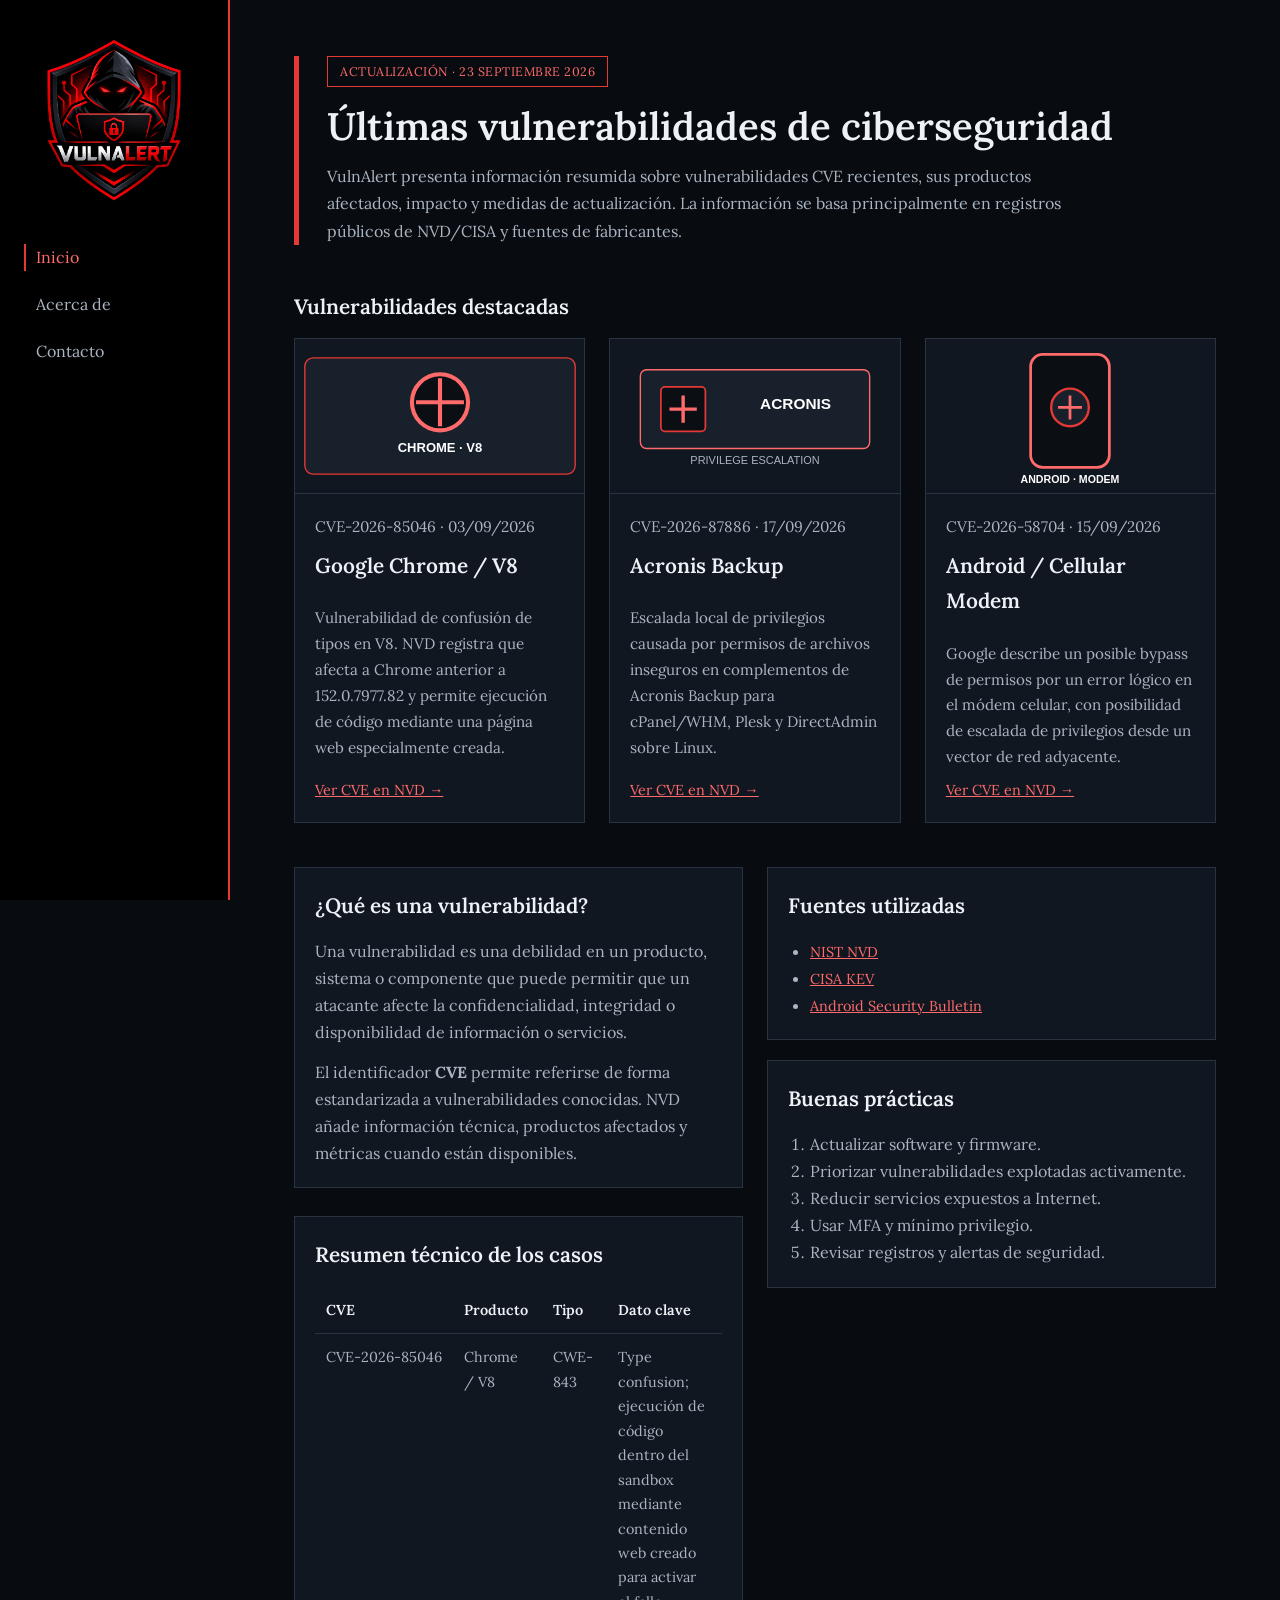
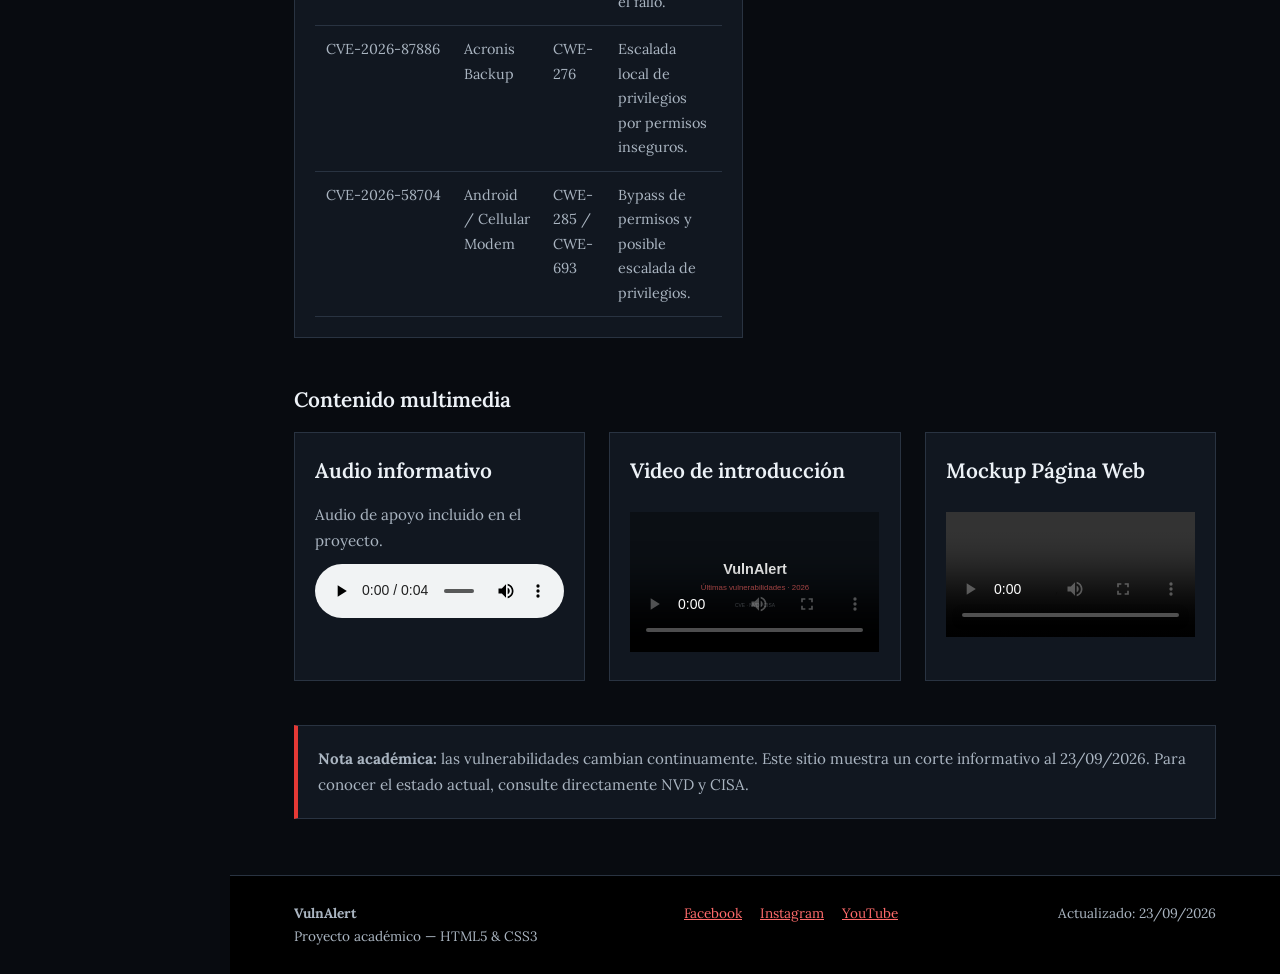
<file: index.html>
<!DOCTYPE html>
<html lang="es">
<head>
<meta charset="UTF-8">
<meta name="viewport" content="width=device-width, initial-scale=1.0">
<meta name="description" content="VulnAlert: portal académico sobre vulnerabilidades de ciberseguridad recientes.">
<title>Inicio | VulnAlert</title>
<link rel="preconnect" href="https://fonts.googleapis.com">
<link rel="preconnect" href="https://fonts.gstatic.com" crossorigin>
<link href="https://fonts.googleapis.com/css2?family=Lora:wght@400;500;600;700&display=swap" rel="stylesheet">
<link rel="stylesheet" href="css/estilos.css">
</head>
<body>

<aside class="panelLateral">
  <a class="logo" href="index.html"><img src="img/logo.png" alt="Logo de VulnAlert"></a>
  <nav>
    <a href="index.html" class="activo">Inicio</a>
    <a href="html/acerca.html">Acerca de</a>
    <a href="html/contacto.html">Contacto</a>
  </nav>
</aside>

<div>
<main>

<header>
  <p class="etiqueta">ACTUALIZACIÓN · 23 SEPTIEMBRE 2026</p>
  <h1>Últimas vulnerabilidades de ciberseguridad</h1>
  <p>VulnAlert presenta información resumida sobre vulnerabilidades CVE recientes, sus productos afectados, impacto y medidas de actualización. La información se basa principalmente en registros públicos de NVD/CISA y fuentes de fabricantes.</p>
</header>

<section>
  <h2>Vulnerabilidades destacadas</h2>
  <div class="grid">
    <article class="caja tarjeta">
      <img src="img/cve-chrome.svg" alt="Ilustración de vulnerabilidad en navegador">
      <div>
        <p>CVE-2026-85046 · 03/09/2026</p>
        <h2>Google Chrome / V8</h2>
        <p>Vulnerabilidad de confusión de tipos en V8. NVD registra que afecta a Chrome anterior a 152.0.7977.82 y permite ejecución de código mediante una página web especialmente creada.</p>
        <a href="https://nvd.nist.gov/vuln/detail/CVE-2026-85046" target="_blank" rel="noopener">Ver CVE en NVD →</a>
      </div>
    </article>

    <article class="caja tarjeta">
      <img src="img/cve-acronis.svg" alt="Ilustración de seguridad en servidores Linux">
      <div>
        <p>CVE-2026-87886 · 17/09/2026</p>
        <h2>Acronis Backup</h2>
        <p>Escalada local de privilegios causada por permisos de archivos inseguros en complementos de Acronis Backup para cPanel/WHM, Plesk y DirectAdmin sobre Linux.</p>
        <a href="https://nvd.nist.gov/vuln/detail/CVE-2026-87886" target="_blank" rel="noopener">Ver CVE en NVD →</a>
      </div>
    </article>

    <article class="caja tarjeta">
      <img src="img/cve-android.svg" alt="Ilustración de seguridad móvil">
      <div>
        <p>CVE-2026-58704 · 15/09/2026</p>
        <h2>Android / Cellular Modem</h2>
        <p>Google describe un posible bypass de permisos por un error lógico en el módem celular, con posibilidad de escalada de privilegios desde un vector de red adyacente.</p>
        <a href="https://nvd.nist.gov/vuln/detail/CVE-2026-58704" target="_blank" rel="noopener">Ver CVE en NVD →</a>
      </div>
    </article>
  </div>
</section>

<section>
  <div class="grid">
    <div>
      <article>
        <h2>¿Qué es una vulnerabilidad?</h2>
        <p>Una vulnerabilidad es una debilidad en un producto, sistema o componente que puede permitir que un atacante afecte la confidencialidad, integridad o disponibilidad de información o servicios.</p>
        <p>El identificador <strong>CVE</strong> permite referirse de forma estandarizada a vulnerabilidades conocidas. NVD añade información técnica, productos afectados y métricas cuando están disponibles.</p>
      </article>
      <article>
        <h2>Resumen técnico de los casos</h2>
        <table>
          <tr><th>CVE</th><th>Producto</th><th>Tipo</th><th>Dato clave</th></tr>
          <tr><td>CVE-2026-85046</td><td>Chrome / V8</td><td>CWE-843</td><td>Type confusion; ejecución de código dentro del sandbox mediante contenido web creado para activar el fallo.</td></tr>
          <tr><td>CVE-2026-87886</td><td>Acronis Backup</td><td>CWE-276</td><td>Escalada local de privilegios por permisos inseguros.</td></tr>
          <tr><td>CVE-2026-58704</td><td>Android / Cellular Modem</td><td>CWE-285 / CWE-693</td><td>Bypass de permisos y posible escalada de privilegios.</td></tr>
        </table>
      </article>
    </div>
    <aside>
      <div class="caja">
        <h2>Fuentes utilizadas</h2>
        <ul>
          <li><a href="https://nvd.nist.gov/vuln/search" target="_blank" rel="noopener">NIST NVD</a></li>
          <li><a href="https://www.cisa.gov/known-exploited-vulnerabilities-catalog" target="_blank" rel="noopener">CISA KEV</a></li>
          <li><a href="https://source.android.com/docs/security/bulletin/pixel/2026/2026-09-01" target="_blank" rel="noopener">Android Security Bulletin</a></li>
        </ul>
      </div>
      <div class="caja">
        <h2>Buenas prácticas</h2>
        <ol>
          <li>Actualizar software y firmware.</li>
          <li>Priorizar vulnerabilidades explotadas activamente.</li>
          <li>Reducir servicios expuestos a Internet.</li>
          <li>Usar MFA y mínimo privilegio.</li>
          <li>Revisar registros y alertas de seguridad.</li>
        </ol>
      </div>
    </aside>
  </div>
</section>

<section>
  <h2>Contenido multimedia</h2>
  <div class="grid">
    <div class="caja">
      <h2>Audio informativo</h2>
      <p>Audio de apoyo incluido en el proyecto.</p>
      <audio controls>
        <source src="audio/resumen-vulnalert.mp3" type="audio/mpeg">
        Tu navegador no soporta audio HTML5.
      </audio>
    </div>
    <div class="caja">
      <h2>Video de introducción</h2>
      <video controls poster="img/video-poster.svg">
        <source src="video/resumen-vulnerabilidades.mp4" type="video/mp4">
        Tu navegador no soporta video HTML5.
      </video>
    </div>
    <div class="caja">
      <h2>Mockup Página Web</h2>
      <video controls>
        <source src="video/mockup.mp4" type="video/mp4">
        Tu navegador no soporta video HTML5.
      </video>
    </div>
  </div>
</section>

<div class="caja nota">
  <p><strong>Nota académica:</strong> las vulnerabilidades cambian continuamente. Este sitio muestra un corte informativo al 23/09/2026. Para conocer el estado actual, consulte directamente NVD y CISA.</p>
</div>

</main>
<footer>
  <div>
    <strong>VulnAlert</strong><br>
    <p>Proyecto académico — HTML5 &amp; CSS3</p>
  </div>
  <div>
    <a href="https://www.facebook.com/" target="_blank" rel="noopener">Facebook</a>
    <a href="https://www.instagram.com/" target="_blank" rel="noopener">Instagram</a>
    <a href="https://www.youtube.com/" target="_blank" rel="noopener">YouTube</a>
  </div>
  <p>Actualizado: 23/09/2026</p>
</footer>
</div>
</body>
</html>
</file>
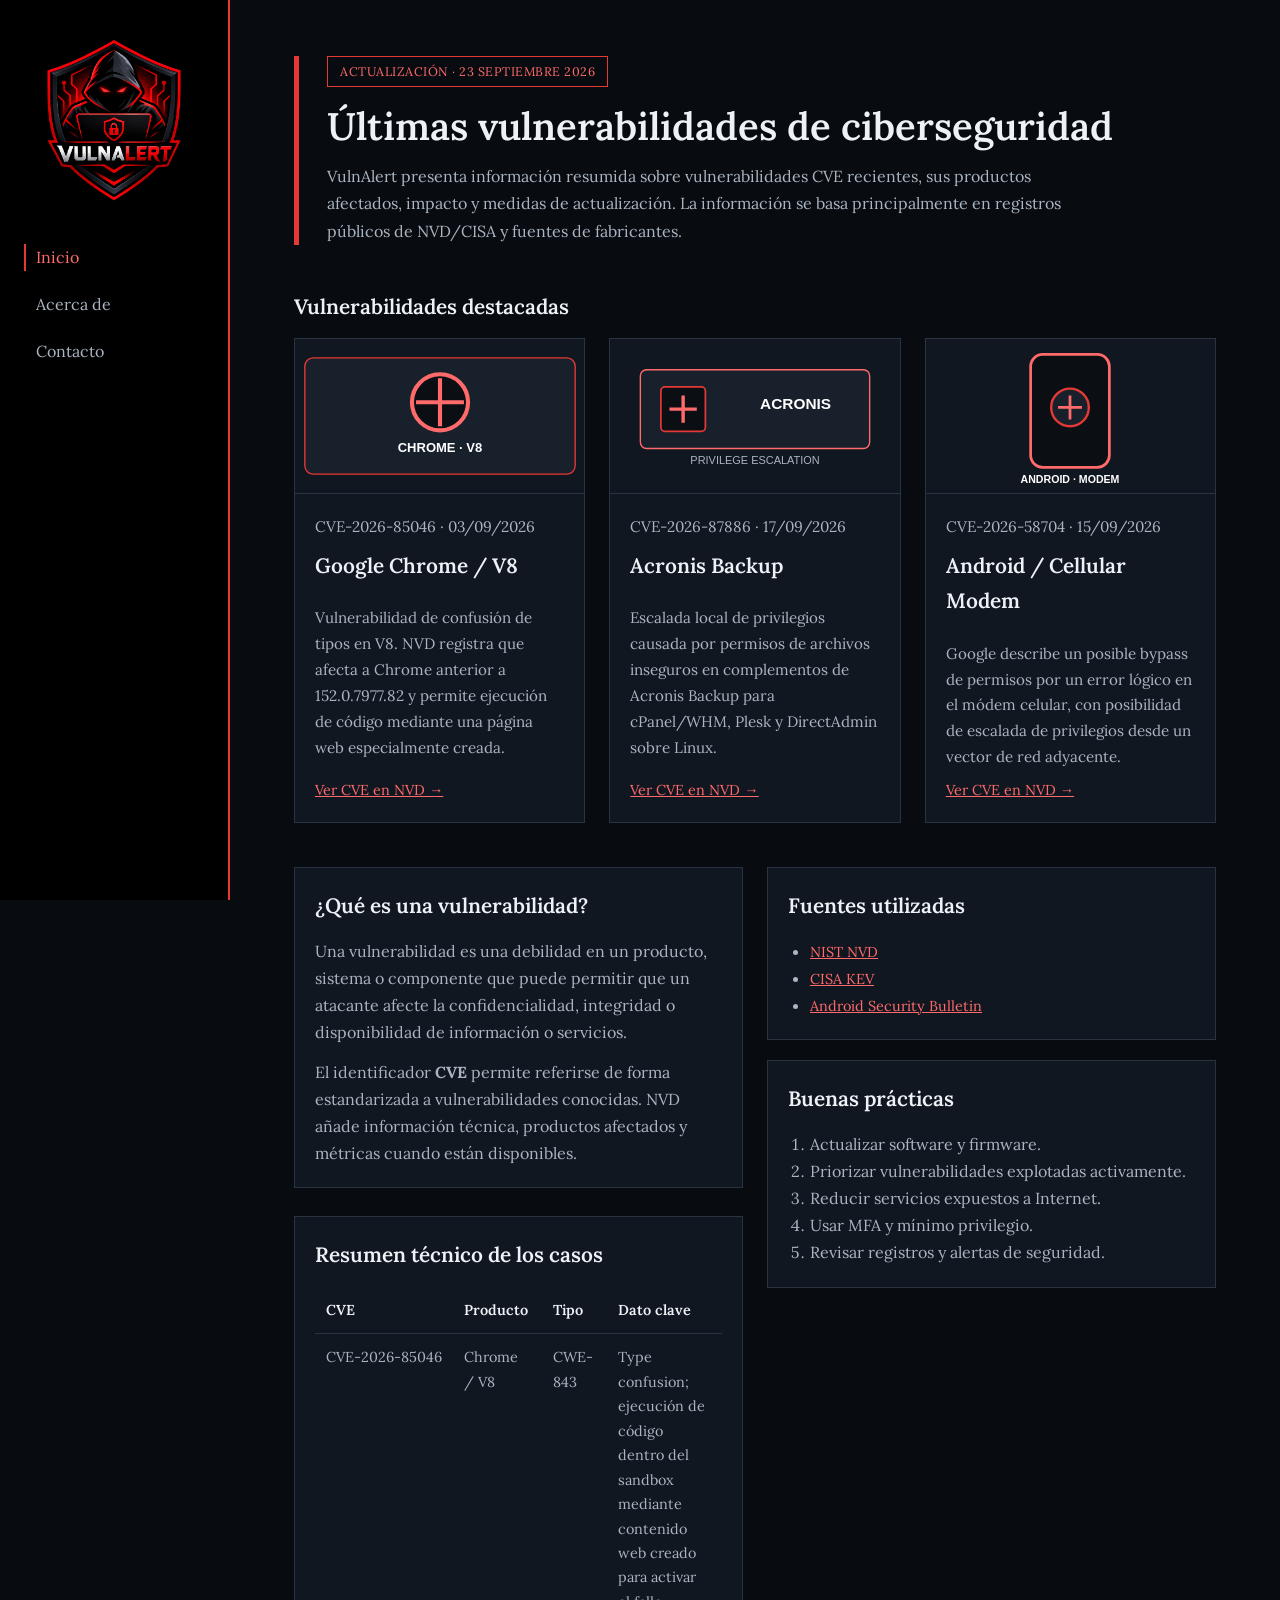
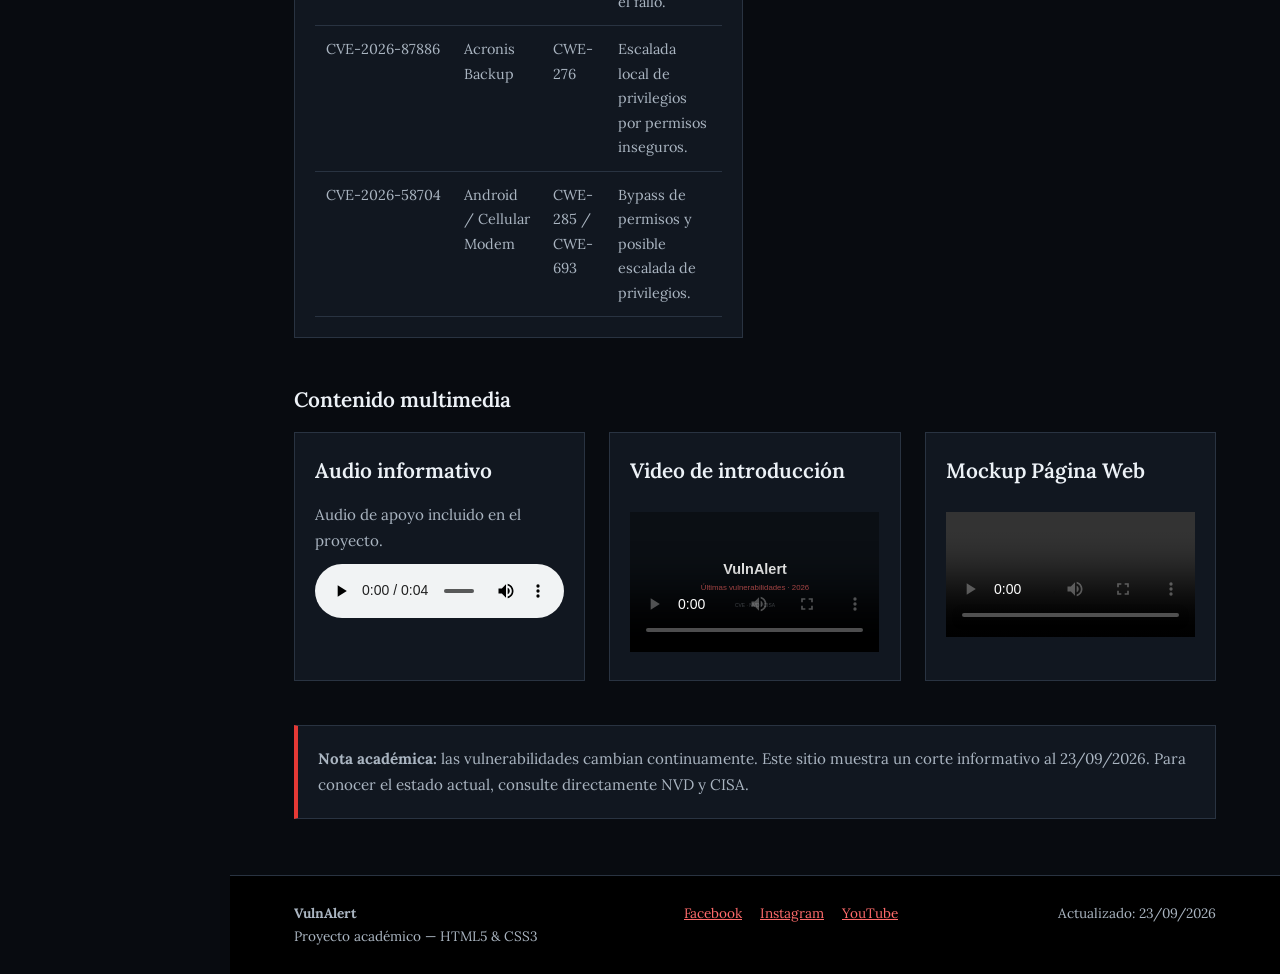
<file: html/index.html>
<!DOCTYPE html>
<html lang="es">
<head>
<meta charset="UTF-8">
<meta name="viewport" content="width=device-width, initial-scale=1.0">
<meta name="description" content="VulnAlert: portal académico sobre vulnerabilidades de ciberseguridad recientes.">
<title>Inicio | VulnAlert</title>
<link rel="preconnect" href="https://fonts.googleapis.com">
<link rel="preconnect" href="https://fonts.gstatic.com" crossorigin>
<link href="https://fonts.googleapis.com/css2?family=Lora:wght@400;500;600;700&display=swap" rel="stylesheet">
<link rel="stylesheet" href="../css/estilos.css">
</head>
<body>

<aside class="panelLateral">
  <a class="logo" href="index.html"><img src="../img/logo.png" alt="Logo de VulnAlert"></a>
  <nav>
    <a href="index.html" class="activo">Inicio</a>
    <a href="acerca.html">Acerca de</a>
    <a href="contacto.html">Contacto</a>
  </nav>
</aside>

<div>
<main>

<header>
  <p class="etiqueta">ACTUALIZACIÓN · 23 SEPTIEMBRE 2026</p>
  <h1>Últimas vulnerabilidades de ciberseguridad</h1>
  <p>VulnAlert presenta información resumida sobre vulnerabilidades CVE recientes, sus productos afectados, impacto y medidas de actualización. La información se basa principalmente en registros públicos de NVD/CISA y fuentes de fabricantes.</p>
</header>

<section>
  <h2>Vulnerabilidades destacadas</h2>
  <div class="grid">
    <article class="caja tarjeta">
      <img src="../img/cve-chrome.svg" alt="Ilustración de vulnerabilidad en navegador">
      <div>
        <p>CVE-2026-85046 · 03/09/2026</p>
        <h2>Google Chrome / V8</h2>
        <p>Vulnerabilidad de confusión de tipos en V8. NVD registra que afecta a Chrome anterior a 152.0.7977.82 y permite ejecución de código mediante una página web especialmente creada.</p>
        <a href="https://nvd.nist.gov/vuln/detail/CVE-2026-85046" target="_blank" rel="noopener">Ver CVE en NVD →</a>
      </div>
    </article>

    <article class="caja tarjeta">
      <img src="../img/cve-acronis.svg" alt="Ilustración de seguridad en servidores Linux">
      <div>
        <p>CVE-2026-87886 · 17/09/2026</p>
        <h2>Acronis Backup</h2>
        <p>Escalada local de privilegios causada por permisos de archivos inseguros en complementos de Acronis Backup para cPanel/WHM, Plesk y DirectAdmin sobre Linux.</p>
        <a href="https://nvd.nist.gov/vuln/detail/CVE-2026-87886" target="_blank" rel="noopener">Ver CVE en NVD →</a>
      </div>
    </article>

    <article class="caja tarjeta">
      <img src="../img/cve-android.svg" alt="Ilustración de seguridad móvil">
      <div>
        <p>CVE-2026-58704 · 15/09/2026</p>
        <h2>Android / Cellular Modem</h2>
        <p>Google describe un posible bypass de permisos por un error lógico en el módem celular, con posibilidad de escalada de privilegios desde un vector de red adyacente.</p>
        <a href="https://nvd.nist.gov/vuln/detail/CVE-2026-58704" target="_blank" rel="noopener">Ver CVE en NVD →</a>
      </div>
    </article>
  </div>
</section>

<section>
  <div class="grid">
    <div>
      <article>
        <h2>¿Qué es una vulnerabilidad?</h2>
        <p>Una vulnerabilidad es una debilidad en un producto, sistema o componente que puede permitir que un atacante afecte la confidencialidad, integridad o disponibilidad de información o servicios.</p>
        <p>El identificador <strong>CVE</strong> permite referirse de forma estandarizada a vulnerabilidades conocidas. NVD añade información técnica, productos afectados y métricas cuando están disponibles.</p>
      </article>
      <article>
        <h2>Resumen técnico de los casos</h2>
        <table>
          <tr><th>CVE</th><th>Producto</th><th>Tipo</th><th>Dato clave</th></tr>
          <tr><td>CVE-2026-85046</td><td>Chrome / V8</td><td>CWE-843</td><td>Type confusion; ejecución de código dentro del sandbox mediante contenido web creado para activar el fallo.</td></tr>
          <tr><td>CVE-2026-87886</td><td>Acronis Backup</td><td>CWE-276</td><td>Escalada local de privilegios por permisos inseguros.</td></tr>
          <tr><td>CVE-2026-58704</td><td>Android / Cellular Modem</td><td>CWE-285 / CWE-693</td><td>Bypass de permisos y posible escalada de privilegios.</td></tr>
        </table>
      </article>
    </div>
    <aside>
      <div class="caja">
        <h2>Fuentes utilizadas</h2>
        <ul>
          <li><a href="https://nvd.nist.gov/vuln/search" target="_blank" rel="noopener">NIST NVD</a></li>
          <li><a href="https://www.cisa.gov/known-exploited-vulnerabilities-catalog" target="_blank" rel="noopener">CISA KEV</a></li>
          <li><a href="https://source.android.com/docs/security/bulletin/pixel/2026/2026-09-01" target="_blank" rel="noopener">Android Security Bulletin</a></li>
        </ul>
      </div>
      <div class="caja">
        <h2>Buenas prácticas</h2>
        <ol>
          <li>Actualizar software y firmware.</li>
          <li>Priorizar vulnerabilidades explotadas activamente.</li>
          <li>Reducir servicios expuestos a Internet.</li>
          <li>Usar MFA y mínimo privilegio.</li>
          <li>Revisar registros y alertas de seguridad.</li>
        </ol>
      </div>
    </aside>
  </div>
</section>

<section>
  <h2>Contenido multimedia</h2>
  <div class="grid">
    <div class="caja">
      <h2>Audio informativo</h2>
      <p>Audio de apoyo incluido en el proyecto.</p>
      <audio controls>
        <source src="../audio/resumen-vulnalert.mp3" type="audio/mpeg">
        Tu navegador no soporta audio HTML5.
      </audio>
    </div>
    <div class="caja">
      <h2>Video de introducción</h2>
      <video controls poster="../img/video-poster.svg">
        <source src="../video/resumen-vulnerabilidades.mp4" type="video/mp4">
        Tu navegador no soporta video HTML5.
      </video>
    </div>
    <div class="caja">
      <h2>Mockup Página Web</h2>
      <video controls>
        <source src="../video/mockup.mp4" type="video/mp4">
        Tu navegador no soporta video HTML5.
      </video>
    </div>
  </div>
</section>

<div class="caja nota">
  <p><strong>Nota académica:</strong> las vulnerabilidades cambian continuamente. Este sitio muestra un corte informativo al 23/09/2026. Para conocer el estado actual, consulte directamente NVD y CISA.</p>
</div>

</main>
<footer>
  <div>
    <strong>VulnAlert</strong><br>
    <p>Proyecto académico — HTML5 &amp; CSS3</p>
  </div>
  <div>
    <a href="https://www.facebook.com/" target="_blank" rel="noopener">Facebook</a>
    <a href="https://www.instagram.com/" target="_blank" rel="noopener">Instagram</a>
    <a href="https://www.youtube.com/" target="_blank" rel="noopener">YouTube</a>
  </div>
  <p>Actualizado: 23/09/2026</p>
</footer>
</div>
</body>
</html>
</file>
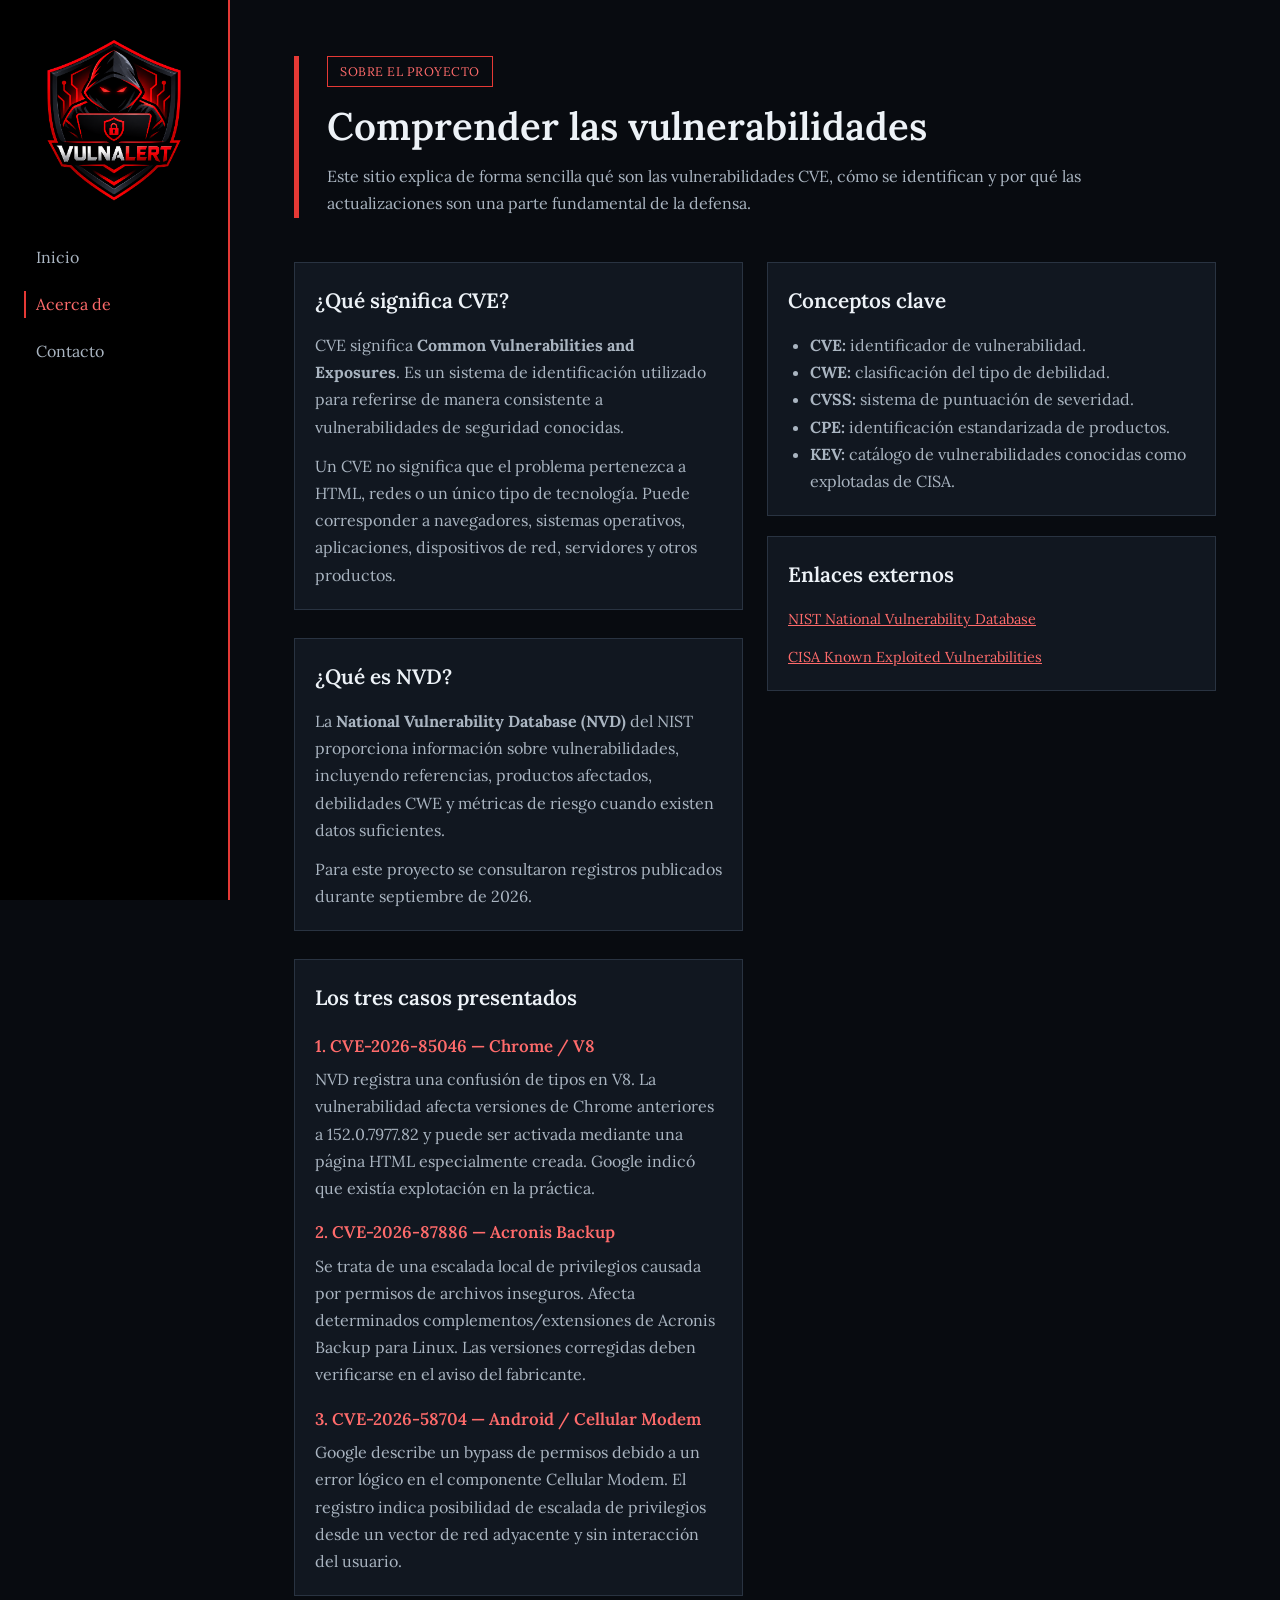
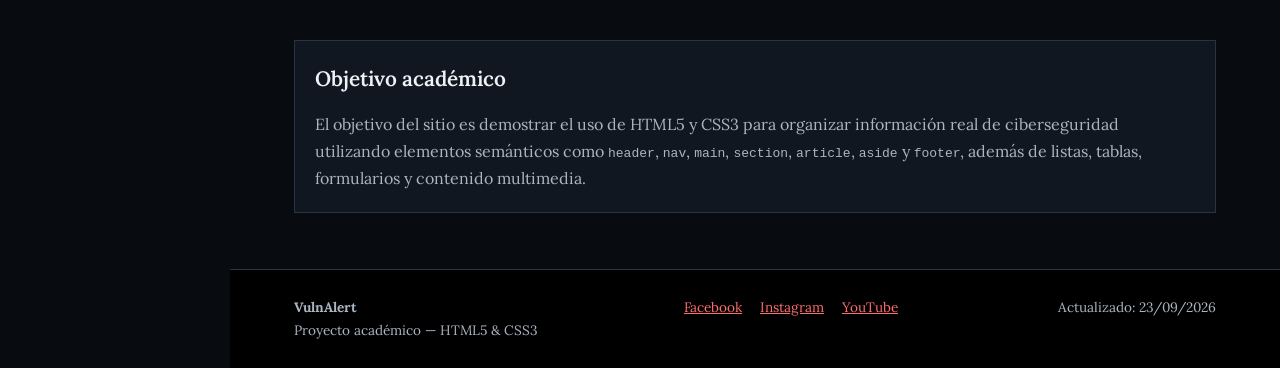
<file: html/acerca.html>
<!DOCTYPE html>
<html lang="es">
<head>
<meta charset="UTF-8">
<meta name="viewport" content="width=device-width, initial-scale=1.0">
<meta name="description" content="VulnAlert: portal académico sobre vulnerabilidades de ciberseguridad recientes.">
<title>Acerca de | VulnAlert</title>
<link rel="preconnect" href="https://fonts.googleapis.com">
<link rel="preconnect" href="https://fonts.gstatic.com" crossorigin>
<link href="https://fonts.googleapis.com/css2?family=Lora:wght@400;500;600;700&display=swap" rel="stylesheet">
<link rel="stylesheet" href="../css/estilos.css">
</head>
<body>

<aside class="panelLateral">
  <a class="logo" href="index.html"><img src="../img/logo.png" alt="Logo de VulnAlert"></a>
  <nav>
    <a href="index.html">Inicio</a>
    <a href="acerca.html" class="activo">Acerca de</a>
    <a href="contacto.html">Contacto</a>
  </nav>
</aside>

<div>
<main>

<header>
  <p class="etiqueta">SOBRE EL PROYECTO</p>
  <h1>Comprender las vulnerabilidades</h1>
  <p>Este sitio explica de forma sencilla qué son las vulnerabilidades CVE, cómo se identifican y por qué las actualizaciones son una parte fundamental de la defensa.</p>
</header>

<div class="grid">
  <div>
    <article>
      <h2>¿Qué significa CVE?</h2>
      <p>CVE significa <strong>Common Vulnerabilities and Exposures</strong>. Es un sistema de identificación utilizado para referirse de manera consistente a vulnerabilidades de seguridad conocidas.</p>
      <p>Un CVE no significa que el problema pertenezca a HTML, redes o un único tipo de tecnología. Puede corresponder a navegadores, sistemas operativos, aplicaciones, dispositivos de red, servidores y otros productos.</p>
    </article>
    <article>
      <h2>¿Qué es NVD?</h2>
      <p>La <strong>National Vulnerability Database (NVD)</strong> del NIST proporciona información sobre vulnerabilidades, incluyendo referencias, productos afectados, debilidades CWE y métricas de riesgo cuando existen datos suficientes.</p>
      <p>Para este proyecto se consultaron registros publicados durante septiembre de 2026.</p>
    </article>
    <article>
      <h2>Los tres casos presentados</h2>
      <h3>1. CVE-2026-85046 — Chrome / V8</h3>
      <p>NVD registra una confusión de tipos en V8. La vulnerabilidad afecta versiones de Chrome anteriores a 152.0.7977.82 y puede ser activada mediante una página HTML especialmente creada. Google indicó que existía explotación en la práctica.</p>
      <h3>2. CVE-2026-87886 — Acronis Backup</h3>
      <p>Se trata de una escalada local de privilegios causada por permisos de archivos inseguros. Afecta determinados complementos/extensiones de Acronis Backup para Linux. Las versiones corregidas deben verificarse en el aviso del fabricante.</p>
      <h3>3. CVE-2026-58704 — Android / Cellular Modem</h3>
      <p>Google describe un bypass de permisos debido a un error lógico en el componente Cellular Modem. El registro indica posibilidad de escalada de privilegios desde un vector de red adyacente y sin interacción del usuario.</p>
    </article>
  </div>
  <aside>
    <div class="caja">
      <h2>Conceptos clave</h2>
      <ul>
        <li><strong>CVE:</strong> identificador de vulnerabilidad.</li>
        <li><strong>CWE:</strong> clasificación del tipo de debilidad.</li>
        <li><strong>CVSS:</strong> sistema de puntuación de severidad.</li>
        <li><strong>CPE:</strong> identificación estandarizada de productos.</li>
        <li><strong>KEV:</strong> catálogo de vulnerabilidades conocidas como explotadas de CISA.</li>
      </ul>
    </div>
    <div class="caja">
      <h2>Enlaces externos</h2>
      <p><a href="https://nvd.nist.gov/vuln/search" target="_blank" rel="noopener">NIST National Vulnerability Database</a></p>
      <p><a href="https://www.cisa.gov/known-exploited-vulnerabilities-catalog" target="_blank" rel="noopener">CISA Known Exploited Vulnerabilities</a></p>
    </div>
  </aside>
</div>

<article>
  <h2>Objetivo académico</h2>
  <p>El objetivo del sitio es demostrar el uso de HTML5 y CSS3 para organizar información real de ciberseguridad utilizando elementos semánticos como <code>header</code>, <code>nav</code>, <code>main</code>, <code>section</code>, <code>article</code>, <code>aside</code> y <code>footer</code>, además de listas, tablas, formularios y contenido multimedia.</p>
</article>

</main>
<footer>
  <div>
    <strong>VulnAlert</strong><br>
    <p>Proyecto académico — HTML5 &amp; CSS3</p>
  </div>
  <div>
    <a href="https://www.facebook.com/" target="_blank" rel="noopener">Facebook</a>
    <a href="https://www.instagram.com/" target="_blank" rel="noopener">Instagram</a>
    <a href="https://www.youtube.com/" target="_blank" rel="noopener">YouTube</a>
  </div>
  <p>Actualizado: 23/09/2026</p>
</footer>
</div>
</body>
</html>
</file>
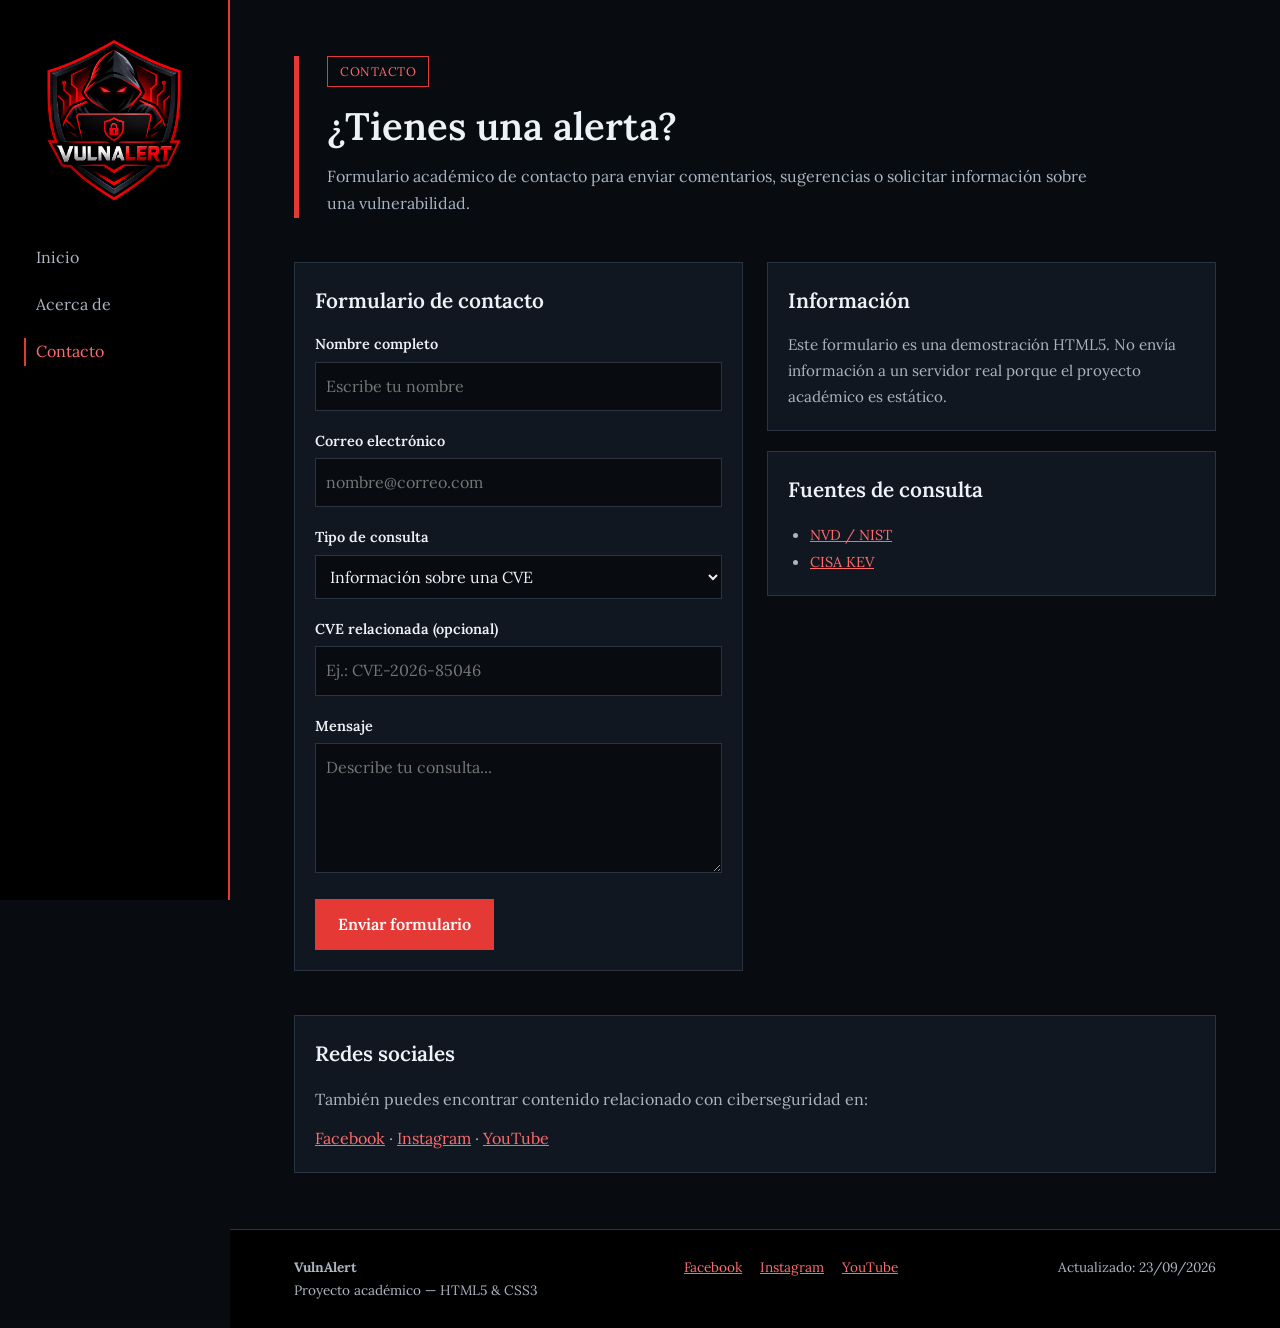
<file: html/contacto.html>
<!DOCTYPE html>
<html lang="es">
<head>
<meta charset="UTF-8">
<meta name="viewport" content="width=device-width, initial-scale=1.0">
<meta name="description" content="VulnAlert: portal académico sobre vulnerabilidades de ciberseguridad recientes.">
<title>Contacto | VulnAlert</title>
<link rel="preconnect" href="https://fonts.googleapis.com">
<link rel="preconnect" href="https://fonts.gstatic.com" crossorigin>
<link href="https://fonts.googleapis.com/css2?family=Lora:wght@400;500;600;700&display=swap" rel="stylesheet">
<link rel="stylesheet" href="../css/estilos.css">
</head>
<body>

<aside class="panelLateral">
  <a class="logo" href="index.html"><img src="../img/logo.png" alt="Logo de VulnAlert"></a>
  <nav>
    <a href="index.html">Inicio</a>
    <a href="acerca.html">Acerca de</a>
    <a href="contacto.html" class="activo">Contacto</a>
  </nav>
</aside>

<div>
<main>

<header>
  <p class="etiqueta">CONTACTO</p>
  <h1>¿Tienes una alerta?</h1>
  <p>Formulario académico de contacto para enviar comentarios, sugerencias o solicitar información sobre una vulnerabilidad.</p>
</header>

<div class="grid">
  <article>
    <h2>Formulario de contacto</h2>
    <form action="#" method="post">
      <div>
        <label for="nombre">Nombre completo</label>
        <input id="nombre" name="nombre" type="text" placeholder="Escribe tu nombre" required>
      </div>
      <div>
        <label for="correo">Correo electrónico</label>
        <input id="correo" name="correo" type="email" placeholder="nombre@correo.com" required>
      </div>
      <div>
        <label for="tipo">Tipo de consulta</label>
        <select id="tipo" name="tipo">
          <option value="informacion">Información sobre una CVE</option>
          <option value="alerta">Nueva alerta</option>
          <option value="sugerencia">Sugerencia</option>
          <option value="otro">Otro</option>
        </select>
      </div>
      <div>
        <label for="cve">CVE relacionada (opcional)</label>
        <input id="cve" name="cve" type="text" placeholder="Ej.: CVE-2026-85046">
      </div>
      <div>
        <label for="mensaje">Mensaje</label>
        <textarea id="mensaje" name="mensaje" placeholder="Describe tu consulta..." required></textarea>
      </div>
      <button type="submit">Enviar formulario</button>
    </form>
  </article>
  <aside>
    <div class="caja">
      <h2>Información</h2>
      <p>Este formulario es una demostración HTML5. No envía información a un servidor real porque el proyecto académico es estático.</p>
    </div>
    <div class="caja">
      <h2>Fuentes de consulta</h2>
      <ul>
        <li><a href="https://nvd.nist.gov/vuln/search" target="_blank" rel="noopener">NVD / NIST</a></li>
        <li><a href="https://www.cisa.gov/known-exploited-vulnerabilities-catalog" target="_blank" rel="noopener">CISA KEV</a></li>
      </ul>
    </div>
  </aside>
</div>

<article>
  <h2>Redes sociales</h2>
  <p>También puedes encontrar contenido relacionado con ciberseguridad en:</p>
  <p>
    <a href="https://www.facebook.com/" target="_blank" rel="noopener">Facebook</a> ·
    <a href="https://www.instagram.com/" target="_blank" rel="noopener">Instagram</a> ·
    <a href="https://www.youtube.com/" target="_blank" rel="noopener">YouTube</a>
  </p>
</article>

</main>
<footer>
  <div>
    <strong>VulnAlert</strong><br>
    <p>Proyecto académico — HTML5 &amp; CSS3</p>
  </div>
  <div>
    <a href="https://www.facebook.com/" target="_blank" rel="noopener">Facebook</a>
    <a href="https://www.instagram.com/" target="_blank" rel="noopener">Instagram</a>
    <a href="https://www.youtube.com/" target="_blank" rel="noopener">YouTube</a>
  </div>
  <p>Actualizado: 23/09/2026</p>
</footer>
</div>
</body>
</html>
</file>
<file: css/estilos.css>
/* ===== Variables ===== */
:root{
  --colorFondo:#080b10;
  --colorFondoPanel:#000000;
  --colorCaja:#111720;
  --colorTexto:#edf2f7;
  --colorTextoSuave:#aab5c1;
  --colorBorde:#293341;
  --colorAcento:#e53935;
  --colorAcentoClaro:#ff6b6b;
  --anchoPanel:230px;
  --fuentePrincipal:'Lora', Georgia, 'Times New Roman', serif;
}

/* ===== Base ===== */
*{box-sizing:border-box;margin:0;padding:0}
html{scroll-behavior:smooth}

body{
  display:flex;
  min-height:100vh;
  font-family:var(--fuentePrincipal);
  background:var(--colorFondo);
  color:var(--colorTexto);
  line-height:1.7;
}

a{color:var(--colorAcentoClaro)}
p{color:var(--colorTextoSuave)}

h1,h2,h3{
  font-weight:600;
  color:var(--colorTexto);
}

h1{
  font-size:2.4rem;
  line-height:1.2;
}

h2{
  font-size:1.3rem;
  margin-bottom:14px;
}

h3{
  font-size:1.05rem;
  color:var(--colorAcentoClaro);
  margin:16px 0 6px;
}

ul,ol{
  padding-left:22px;
}

li{
  color:var(--colorTextoSuave);
}

/* ===== Panel lateral (única clase de navegación) ===== */
.panelLateral{
  width:var(--anchoPanel);
  flex-shrink:0;
  background:var(--colorFondoPanel);
  border-right:2px solid var(--colorAcento);
  padding:32px 24px;
  position:sticky;
  top:0;
  height:100vh;
}

.logo{
  display:block;
  width:100%;
  margin-bottom:32px;
}

.logo img{
  display:block;
  width:100%;
  height:auto;
}

.panelLateral nav{
  display:flex;
  flex-direction:column;
  gap:20px;
}

.panelLateral nav a{
  text-decoration:none;
  color:var(--colorTextoSuave);
  border-left:2px solid transparent;
  padding-left:10px;
}

.panelLateral nav a:hover,
.panelLateral nav a.activo{
  color:var(--colorAcentoClaro);
  border-left-color:var(--colorAcento);
}

/* ===== Columna de contenido ===== */
body>div{
  flex:1;
  min-width:0;
  display:flex;
  flex-direction:column;
}

main{
  flex:1;
  padding:56px 64px;
}

main>*+*{
  margin-top:44px;
}

main article+article{
  margin-top:28px;
}

.grid>article+article{
  margin-top:0;
}

p+p{
  margin-top:12px;
}

/* ===== Encabezado de página ===== */
main>header{
  border-left:5px solid var(--colorAcento);
  padding-left:28px;
}

main>header h1{
  margin-bottom:14px;
}

main>header p:not(.etiqueta){
  max-width:760px;
}

/* ===== Etiqueta reutilizable (insignias de todas las páginas) ===== */
.etiqueta{
  display:inline-block;
  border:1px solid var(--colorAcento);
  color:var(--colorAcentoClaro);
  padding:4px 12px;
  font-size:.78rem;
  letter-spacing:.5px;
  margin-bottom:16px;
}

/* ===== Cuadrícula reutilizable (tarjetas, columnas, multimedia) ===== */
.grid{
  display:grid;
  grid-template-columns:repeat(auto-fit,minmax(240px,1fr));
  gap:24px;
}

.grid aside>*+*{
  margin-top:20px;
}

/* ===== Caja reutilizable (tarjetas, listas, notas, multimedia) ===== */
.caja,
article{
  background:var(--colorCaja);
  border:1px solid var(--colorBorde);
  padding:20px;
}

.caja p{
  font-size:.95rem;
}

.caja a{
  font-size:.9rem;
  text-decoration:underline;
}

/* ===== Tarjeta con imagen (vulnerabilidades destacadas) ===== */
.tarjeta{
  padding:0;
  display:flex;
  flex-direction:column;
}

.tarjeta img{
  width:100%;
  height:155px;
  object-fit:cover;
  border-bottom:1px solid var(--colorBorde);
}

.tarjeta div{
  padding:20px;
  display:flex;
  flex-direction:column;
  gap:8px;
  flex:1;
}

.tarjeta a{
  margin-top:auto;
}

/* ===== Nota académica ===== */
.nota{
  border-left:4px solid var(--colorAcento);
}

/* ===== Tabla ===== */
table{
  width:100%;
  border-collapse:collapse;
}

th,td{
  padding:11px;
  border-bottom:1px solid var(--colorBorde);
  text-align:left;
  font-size:.9rem;
  vertical-align:top;
}

th{
  font-weight:600;
  color:var(--colorTexto);
}

td{
  color:var(--colorTextoSuave);
}

td:first-child{
  white-space:nowrap;
}

/* ===== Formulario ===== */
form{
  display:grid;
  gap:18px;
  max-width:520px;
}

label{
  display:block;
  font-weight:600;
  font-size:.9rem;
  margin-bottom:5px;
  color:var(--colorTexto);
}

input,textarea,select{
  width:100%;
  padding:10px;
  border:1px solid var(--colorBorde);
  background:var(--colorFondo);
  font:inherit;
  color:var(--colorTexto);
}

textarea{
  min-height:130px;
  resize:vertical;
}

button{
  border:1px solid var(--colorAcento);
  background:var(--colorAcento);
  color:#fff;
  padding:11px 22px;
  font:inherit;
  font-weight:600;
  cursor:pointer;
  justify-self:start;
}

button:hover{
  background:transparent;
  color:var(--colorAcentoClaro);
}

/* ===== Multimedia ===== */
video,audio{
  width:100%;
  margin-top:10px;
}

/* ===== Pie de página ===== */
footer{
  display:flex;
  justify-content:space-between;
  flex-wrap:wrap;
  gap:20px;
  background:var(--colorFondoPanel);
  border-top:1px solid var(--colorBorde);
  padding:26px 64px;
  font-size:.85rem;
  color:var(--colorTextoSuave);
}

footer p{
  font-size:.85rem;
}

footer a{
  margin-right:14px;
  text-decoration:underline;
}

/* ===== Responsivo ===== */
@media(max-width:850px){
  body{
    flex-direction:column;
  }

  .panelLateral{
    width:100%;
    height:auto;
    position:relative;
    padding:24px;
    border-right:0;
    border-bottom:2px solid var(--colorAcento);
  }

  .logo{
    width:120px;
    margin-bottom:20px;
  }

  .panelLateral nav{
    flex-direction:row;
    flex-wrap:wrap;
    gap:16px;
  }

  main{
    padding:32px 24px;
  }

  main>header{
    padding-left:18px;
  }

  h1{
    font-size:1.9rem;
  }

  td:first-child{
    white-space:normal;
  }

  footer{
    padding:24px;
  }
}
</file>
